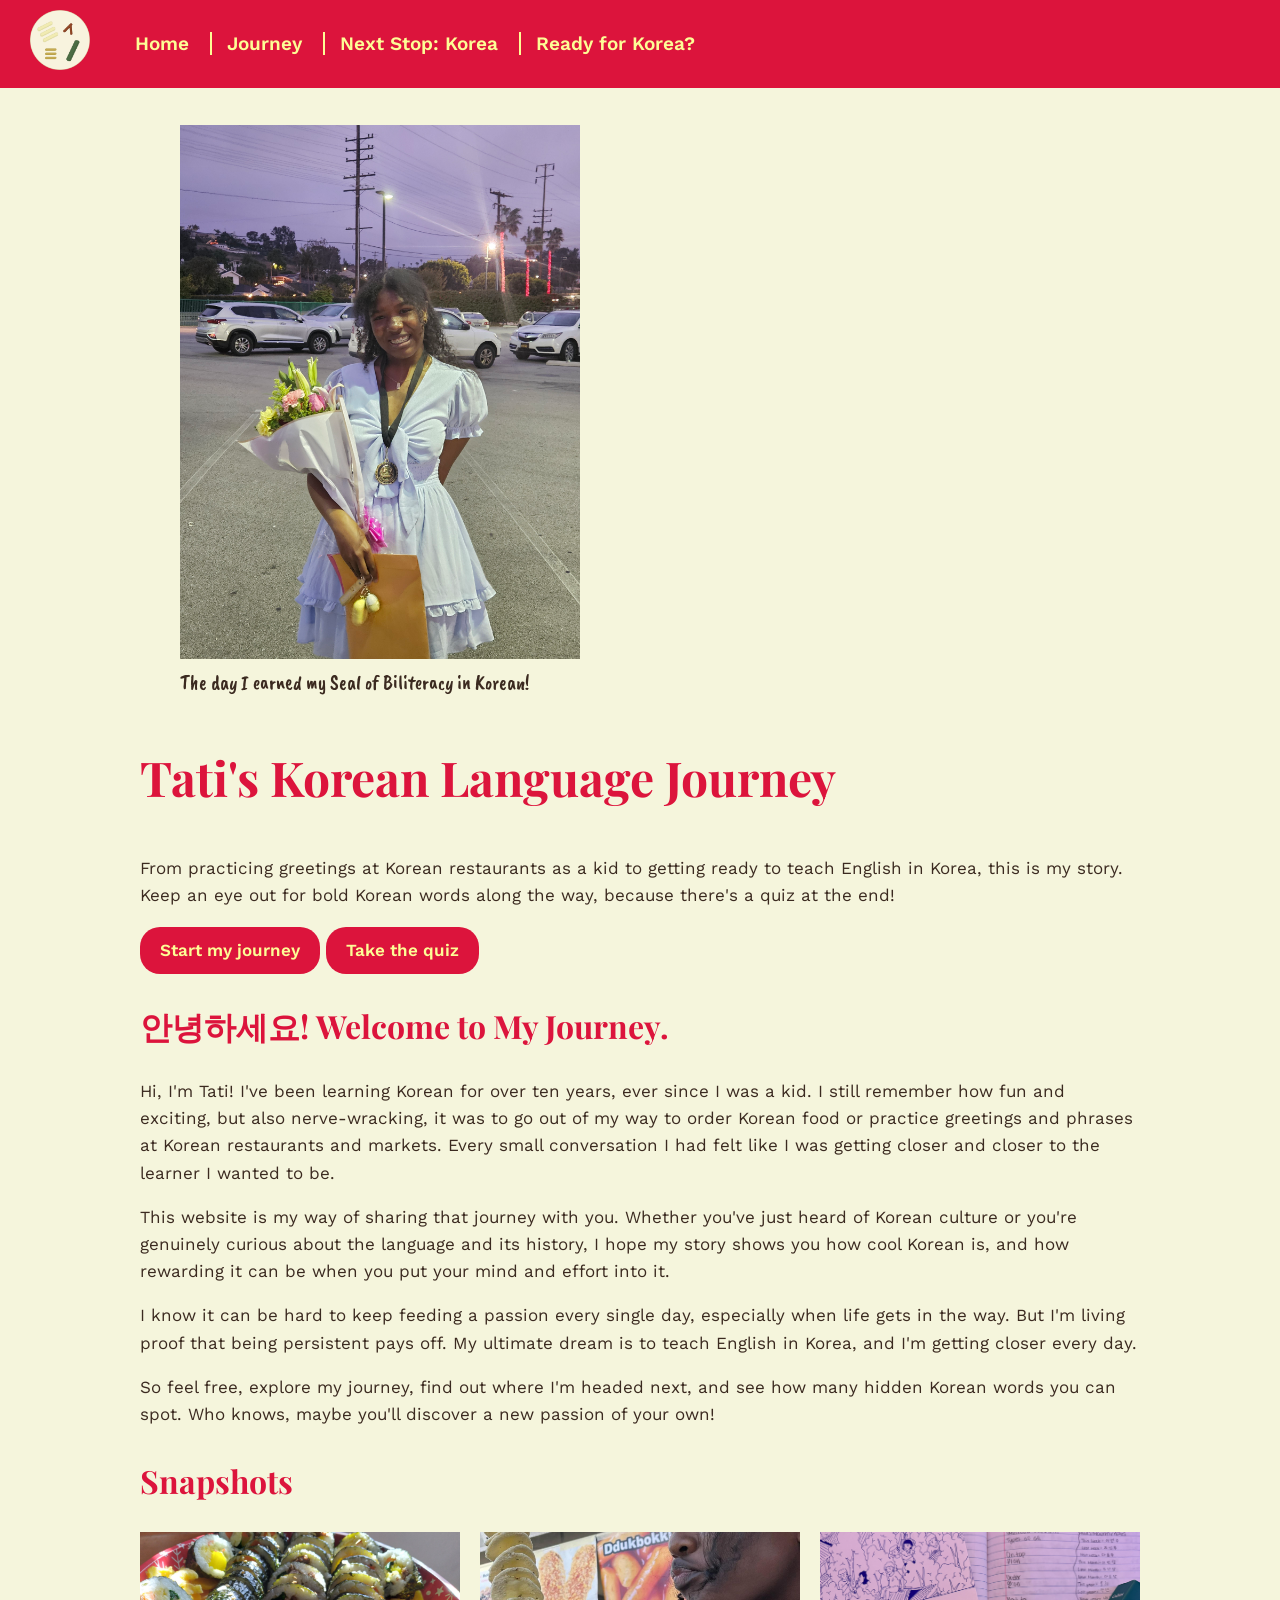
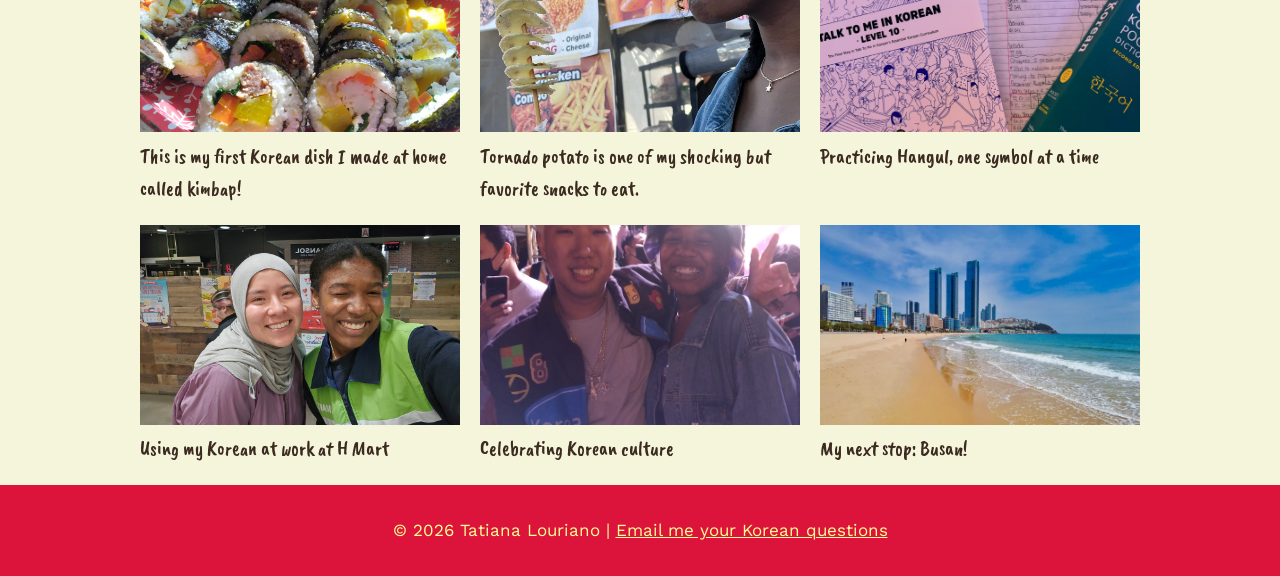
<file: index.html>
<!DOCTYPE html>
<html lang="en">

<head>
    <meta charset="UTF-8">
    <meta name="viewport" content="width=device-width, initial-scale=1.0">
    <title>Home | Tati's Korean Language Journey</title>
    <link href="https://fonts.googleapis.com/css2?family=Caveat+Brush&family=Noto+Sans+KR:wght@600&family=Playfair+Display:wght@700&family=Work+Sans:wght@400;600&display=swap" rel="stylesheet">
    <link rel="stylesheet" href="css/style.css">
    <script src="js/script.js" defer></script>
</head>

<body>
    <header>
        <a href="index.html"><img src="images/logo.png" alt="Tati's Korean Language Journey logo" class="logo"></a>
        <nav>
            <a href="index.html">Home</a>
            <a href="journey.html">Journey</a>
            <a href="korea.html">Next Stop: Korea</a>
            <a href="quiz.html">Ready for Korea?</a>
        </nav>
    </header>

    <main>
        <section>
            <figure>
                <img src="images/home-me.jpg" alt="Me smiling and holding up my Seal of Biliteracy certificate">
                <figcaption>The day I earned my Seal of Biliteracy in Korean!</figcaption>
            </figure>

            <div>
                <h1>Tati's Korean Language Journey</h1>
                <p>From practicing greetings at Korean restaurants as a kid to getting ready to teach English in Korea, this is my story. Keep an eye out for bold Korean words along the way, because there's a quiz at the end!</p>
                <div class="buttons">
                    <a href="journey.html" class="button">Start my journey</a>
                    <a href="quiz.html" class="button">Take the quiz</a>
                </div>
            </div>
        </section>

        <section>
            <h2><strong>안녕하세요</strong>! Welcome to My Journey.</h2>
            <p>Hi, I'm Tati! I've been learning Korean for over ten years, ever since I was a kid. I still remember how fun and exciting, but also nerve-wracking, it was to go out of my way to order Korean food or practice greetings and phrases at Korean restaurants and markets. Every small conversation I had felt like I was getting closer and closer to the learner I wanted to be.</p>
            <p>This website is my way of sharing that journey with you. Whether you've just heard of Korean culture or you're genuinely curious about the language and its history, I hope my story shows you how cool Korean is, and how rewarding it can be when you put your mind and effort into it.</p>
            <p>I know it can be hard to keep feeding a passion every single day, especially when life gets in the way. But I'm living proof that being persistent pays off. My ultimate dream is to teach English in Korea, and I'm getting closer every day.</p>
            <p>So feel free, explore my journey, find out where I'm headed next, and see how many hidden Korean words you can spot. Who knows, maybe you'll discover a new passion of your own!</p>
        </section>

        <section>
            <h2>Snapshots</h2>
            <div class="gallery">
                <figure>
                    <img src="images/home-kimbap.jpg" alt="Me showing my first Korean dish I made myself.">
                    <figcaption>This is my first Korean dish I made at home called kimbap!</figcaption>
                </figure>
                <figure>
                    <img src="images/home-tornado-potato.jpg" alt="A tornado potato is a popular snack in Korea.">
                    <figcaption>Tornado potato is one of my shocking but favorite snacks to eat.</figcaption>
                </figure>
                <figure>
                    <img src="images/home-hangul-notes.jpg" alt="Handwritten Korean characters and textbooks in a notebook">
                    <figcaption>Practicing Hangul, one symbol at a time</figcaption>
                </figure>
                <figure>
                    <img src="images/home-hmart.jpg" alt="Me posing with a family friend at H Mart">
                    <figcaption>Using my Korean at work at H Mart</figcaption>
                </figure>
                <figure>
                    <img src="images/home-culture-fest.jpg" alt="Me and Korean rapper Ted Park at a Korean Cultural Fest">
                    <figcaption>Celebrating Korean culture</figcaption>
                </figure>
                <figure>
                    <img src="images/home-busan.png" alt="Busan's coastline with tall buildings along the beach">
                    <figcaption>My next stop: Busan!</figcaption>
                </figure>
            </div>
        </section>
    </main>

    <footer>
        <p>&copy; 2026 Tatiana Louriano | <a href="mailto:tatianaa.louriano@gmail.com">Email me your Korean questions</a></p>
    </footer>
</body>

</html>
</file>
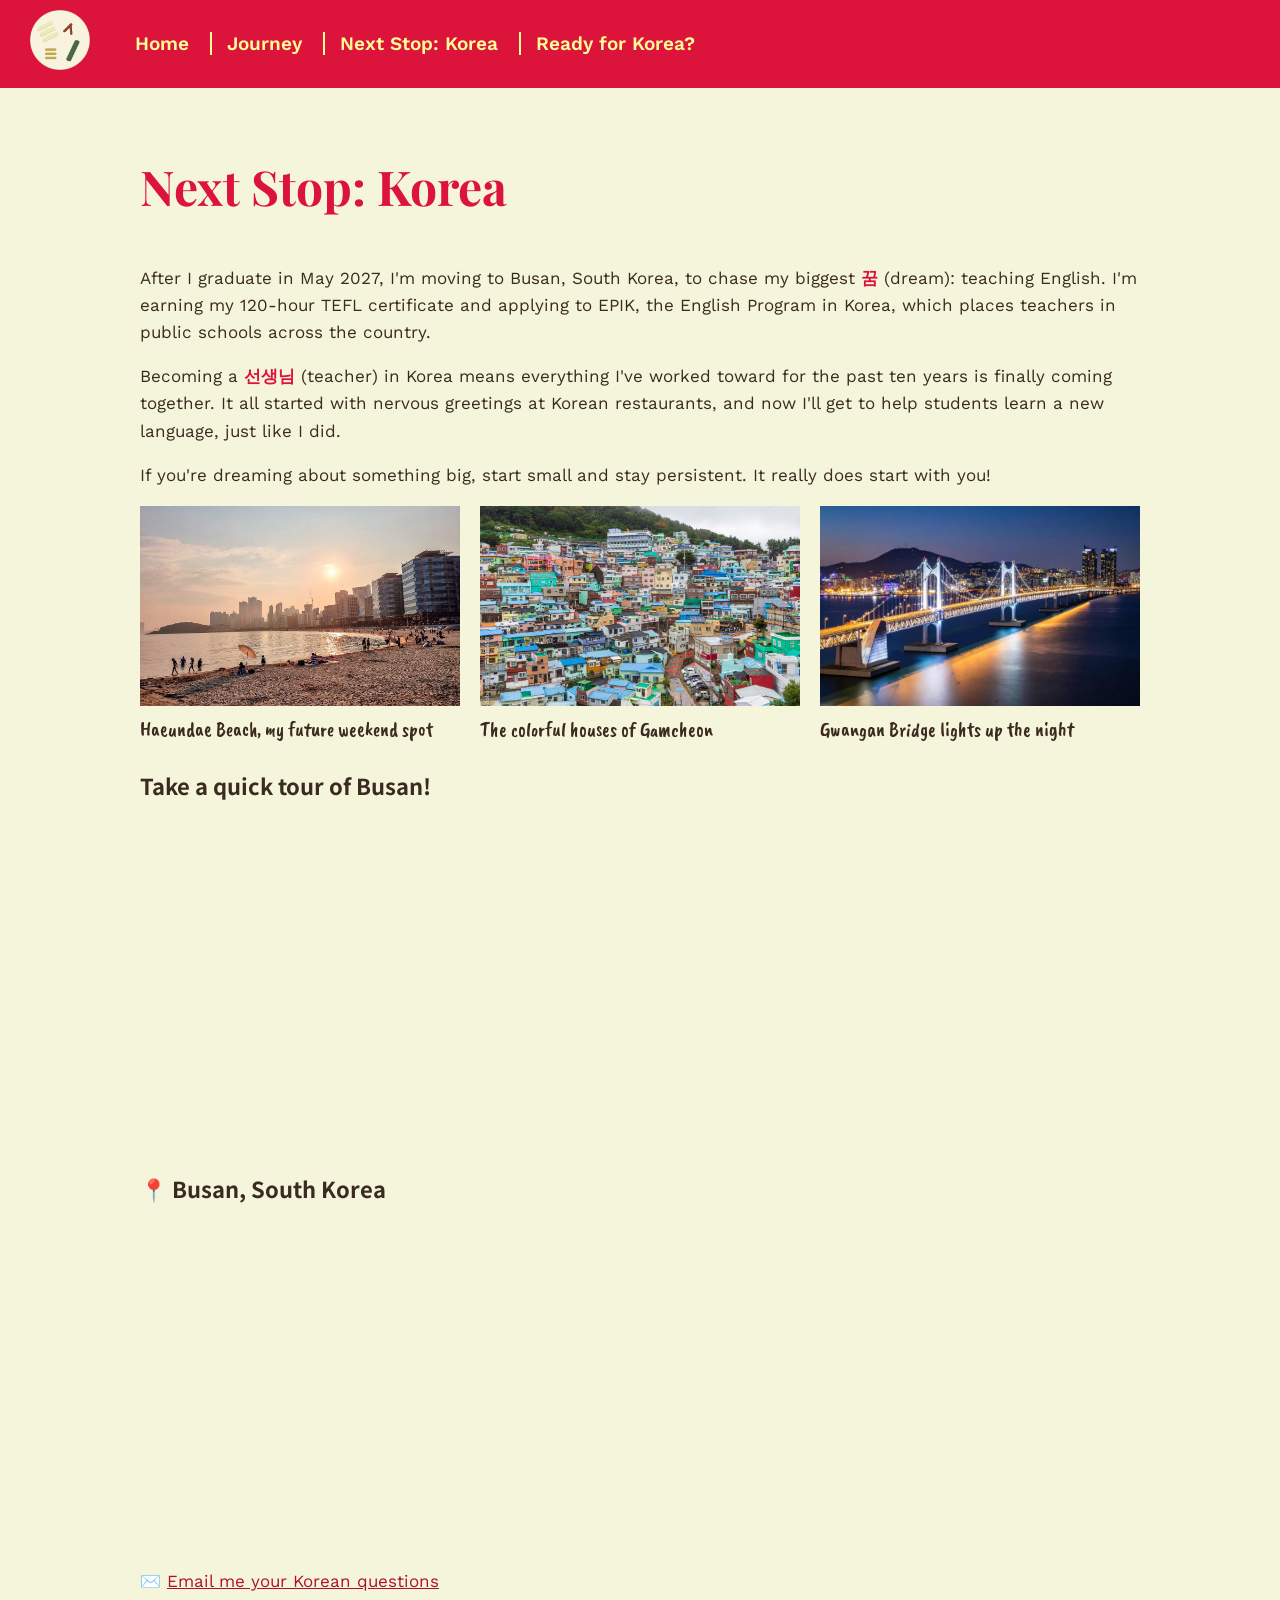
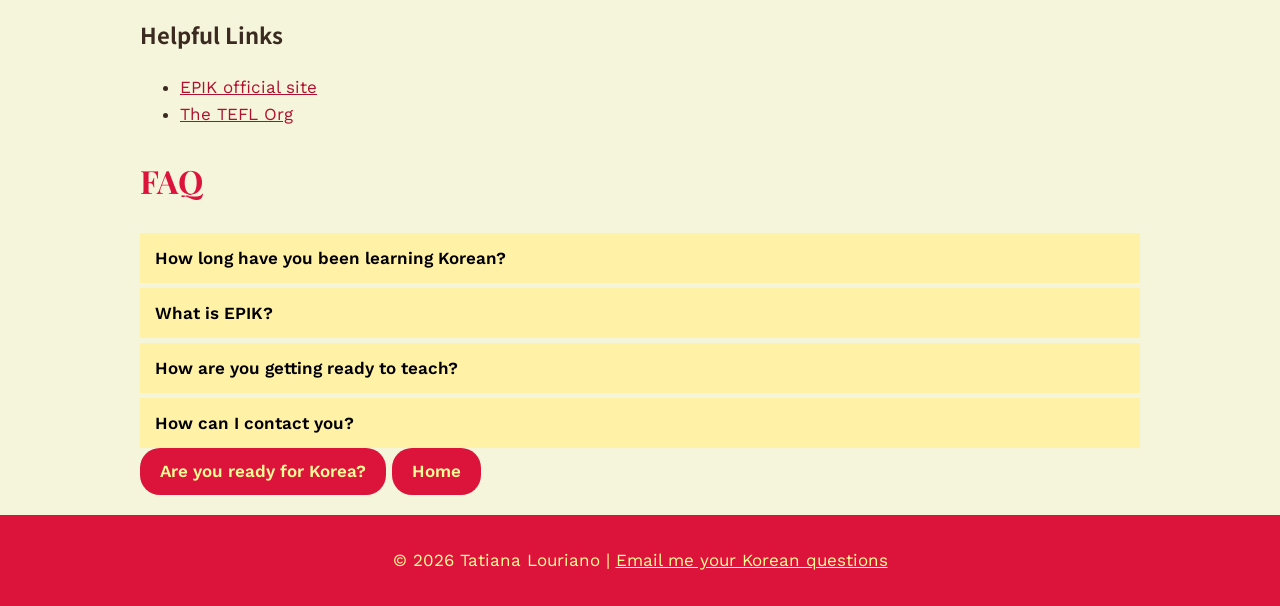
<file: korea.html>
<!DOCTYPE html>
<html lang="en">

<head>
    <meta charset="UTF-8">
    <meta name="viewport" content="width=device-width, initial-scale=1.0">
    <title>Next Stop: Korea | Tati's Korean Language Journey</title>
    <link href="https://fonts.googleapis.com/css2?family=Caveat+Brush&family=Noto+Sans+KR:wght@600&family=Playfair+Display:wght@700&family=Work+Sans:wght@400;600&display=swap" rel="stylesheet">
    <link rel="stylesheet" href="css/style.css">
    <script src="js/script.js" defer></script>
</head>

<body>
    <header>
        <a href="index.html"><img src="images/logo.png" alt="Tati's Korean Language Journey logo" class="logo"></a>
        <nav>
            <a href="index.html">Home</a>
            <a href="journey.html">Journey</a>
            <a href="korea.html">Next Stop: Korea</a>
            <a href="quiz.html">Ready for Korea?</a>
        </nav>
    </header>

    <main>
        <section>
            <h1>Next Stop: Korea</h1>
            <p>After I graduate in May 2027, I'm moving to Busan, South Korea, to chase my biggest <strong>꿈</strong> (dream): teaching English. I'm earning my 120-hour TEFL certificate and applying to EPIK, the English Program in Korea, which places teachers in public schools across the country.</p>
            <p>Becoming a <strong>선생님</strong> (teacher) in Korea means everything I've worked toward for the past ten years is finally coming together. It all started with nervous greetings at Korean restaurants, and now I'll get to help students learn a new language, just like I did.</p>
            <p>If you're dreaming about something big, start small and stay persistent. It really does start with you!</p>
        </section>

        <section class="gallery">
            <figure>
                <img src="images/korea-haeundae.jpg" alt="Wide sandy beach lined with high-rise buildings in Busan">
                <figcaption>Haeundae Beach, my future weekend spot</figcaption>
            </figure>
            <figure>
                <img src="images/korea-gamcheon.jpg" alt="Pastel-colored houses stacked on a hillside">
                <figcaption>The colorful houses of Gamcheon</figcaption>
            </figure>
            <figure>
                <img src="images/korea-gwangan.jpeg" alt="A long suspension bridge lit with colorful lights over the water at night">
                <figcaption>Gwangan Bridge lights up the night</figcaption>
            </figure>
        </section>

        <section>
            <h3>Take a quick tour of Busan!</h3>
            <div class="video">
                <iframe src="https://www.youtube.com/embed/VGDzLY-pu-U" title="Busan travel video" allowfullscreen></iframe>
            </div>
        </section>

        <section>
            <h3>📍 Busan, South Korea</h3>
            <div class="map">
                <iframe src="https://www.google.com/maps?q=Busan,South+Korea&output=embed" title="Map of Busan, South Korea" loading="lazy"></iframe>
            </div>
            <p>✉️ <a href="mailto:tatianaa.louriano@gmail.com">Email me your Korean questions</a></p>
            <h3>Helpful Links</h3>
            <ul>
                <li><a href="https://epik.go.kr" target="_blank">EPIK official site</a></li>
                <li><a href="https://www.tefl.org" target="_blank">The TEFL Org</a></li>
            </ul>
        </section>

        <section>
            <h2>FAQ</h2>
            <div class="faq">
                <button class="faq-question">How long have you been learning Korean?</button>
                <div class="faq-answer">
                    <p>Over ten years! I started when I was 10 years old.</p>
                </div>

                <button class="faq-question">What is EPIK?</button>
                <div class="faq-answer">
                    <p>EPIK is the English Program in Korea, which places teachers in public schools across the country.</p>
                </div>

                <button class="faq-question">How are you getting ready to teach?</button>
                <div class="faq-answer">
                    <p>I'm earning my 120-hour TEFL certificate with <a href="https://www.tefl.org" target="_blank">The TEFL Org</a>.</p>
                </div>

                <button class="faq-question">How can I contact you?</button>
                <div class="faq-answer">
                    <p><a href="mailto:tatianaa.louriano@gmail.com">Email me your Korean questions</a>!</p>
                </div>
            </div>
        </section>

        <div class="buttons">
            <a href="quiz.html" class="button">Are you ready for Korea?</a>
            <a href="index.html" class="button">Home</a>
        </div>
    </main>

    <footer>
        <p>&copy; 2026 Tatiana Louriano | <a href="mailto:tatianaa.louriano@gmail.com">Email me your Korean questions</a></p>
    </footer>
</body>

</html>
</file>
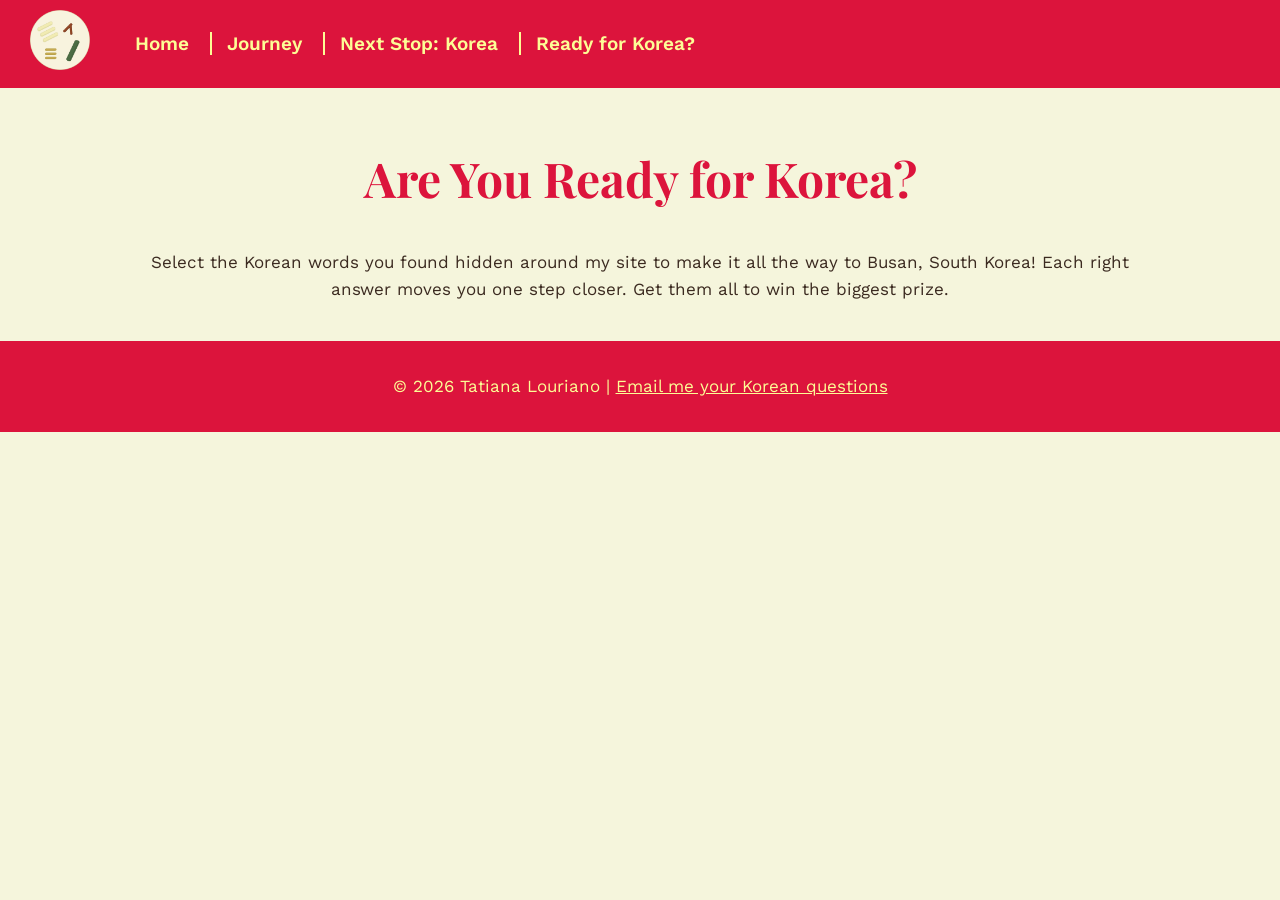
<file: quiz.html>
<!DOCTYPE html>
<html lang="en">

<head>
    <meta charset="UTF-8">
    <meta name="viewport" content="width=device-width, initial-scale=1.0">
    <title>Ready for Korea? | Tati's Korean Language Journey</title>
    <link href="https://fonts.googleapis.com/css2?family=Caveat+Brush&family=Noto+Sans+KR:wght@600&family=Playfair+Display:wght@700&family=Work+Sans:wght@400;600&display=swap" rel="stylesheet">
    <link rel="stylesheet" href="css/style.css">
    <script src="js/script.js" defer></script>
</head>

<body>
    <header>
        <a href="index.html"><img src="images/logo.png" alt="Tati's Korean Language Journey logo" class="logo"></a>
        <nav>
            <a href="index.html">Home</a>
            <a href="journey.html">Journey</a>
            <a href="korea.html">Next Stop: Korea</a>
            <a href="quiz.html">Ready for Korea?</a>
        </nav>
    </header>

    <main class="center">
        <h1>Are You Ready for Korea?</h1>
        <p>Select the Korean words you found hidden around my site to make it all the way to Busan, South Korea! Each right answer moves you one step closer. Get them all to win the biggest prize.</p>
    </main>

    <footer>
        <p>&copy; 2026 Tatiana Louriano | <a href="mailto:tatianaa.louriano@gmail.com">Email me your Korean questions</a></p>
    </footer>
</body>

</html>
</file>
<file: css/style.css>
body {
    margin: 0;
    background-color: #F5F5DC;
    color: #3B2A20;
    font-family: 'Work Sans', sans-serif;
    font-size: 17px;
    line-height: 1.6;
}

h1 {
    font-family: 'Playfair Display', serif;
    font-size: 48px;
    color: #DC143C;
}

h2 {
    font-family: 'Playfair Display', serif;
    font-size: 32px;
    color: #DC143C;
}

h3 {
    font-family: 'Noto Sans KR', sans-serif;
    font-size: 22px;
}

a {
    color: #B0102F;
}

strong {
    color: #DC143C;
}

figcaption {
    font-family: 'Caveat Brush', cursive;
    font-size: 20px;
}

header {
    background-color: #DC143C;
    display: flex;
    align-items: center;
    gap: 30px;
    padding: 10px 30px;
}

.logo {
    width: 60px;
}

nav a {
    color: #FDFD96;
    text-decoration: none;
    font-weight: 600;
    font-size: 19px;
    padding: 0 15px;
}

nav a + a {
    border-left: 2px solid #FDFD96;
}

main {
    max-width: 1000px;
    margin: 0 auto;
    padding: 20px 30px;
}

main img {
    width: 100%;
    max-width: 400px;
}

.button {
    display: inline-block;
    background-color: #DC143C;
    color: #FDFD96;
    text-decoration: none;
    font-weight: 600;
    padding: 10px 20px;
    border-radius: 20px;
}

.gallery {
    display: grid;
    grid-template-columns: repeat(3, 1fr);
    gap: 20px;
}

.gallery figure {
    margin: 0;
}

.gallery img {
    height: 200px;
    object-fit: cover;
}

.video iframe,
.map iframe {
    width: 100%;
    max-width: 560px;
    height: 315px;
    border: 0;
}

.faq-question {
    display: block;
    width: 100%;
    text-align: left;
    background-color: #FFF1A6;
    font-family: 'Work Sans', sans-serif;
    font-size: 17px;
    font-weight: 600;
    padding: 15px;
    border: none;
    margin-top: 5px;
    cursor: pointer;
}

.faq-answer {
    display: none;
    padding: 0 15px;
}

.faq-answer.open {
    display: block;
}

.center {
    text-align: center;
}

footer {
    background-color: #DC143C;
    color: #FDFD96;
    text-align: center;
    padding: 15px;
}

footer a {
    color: #FDFD96;
}
</file>
